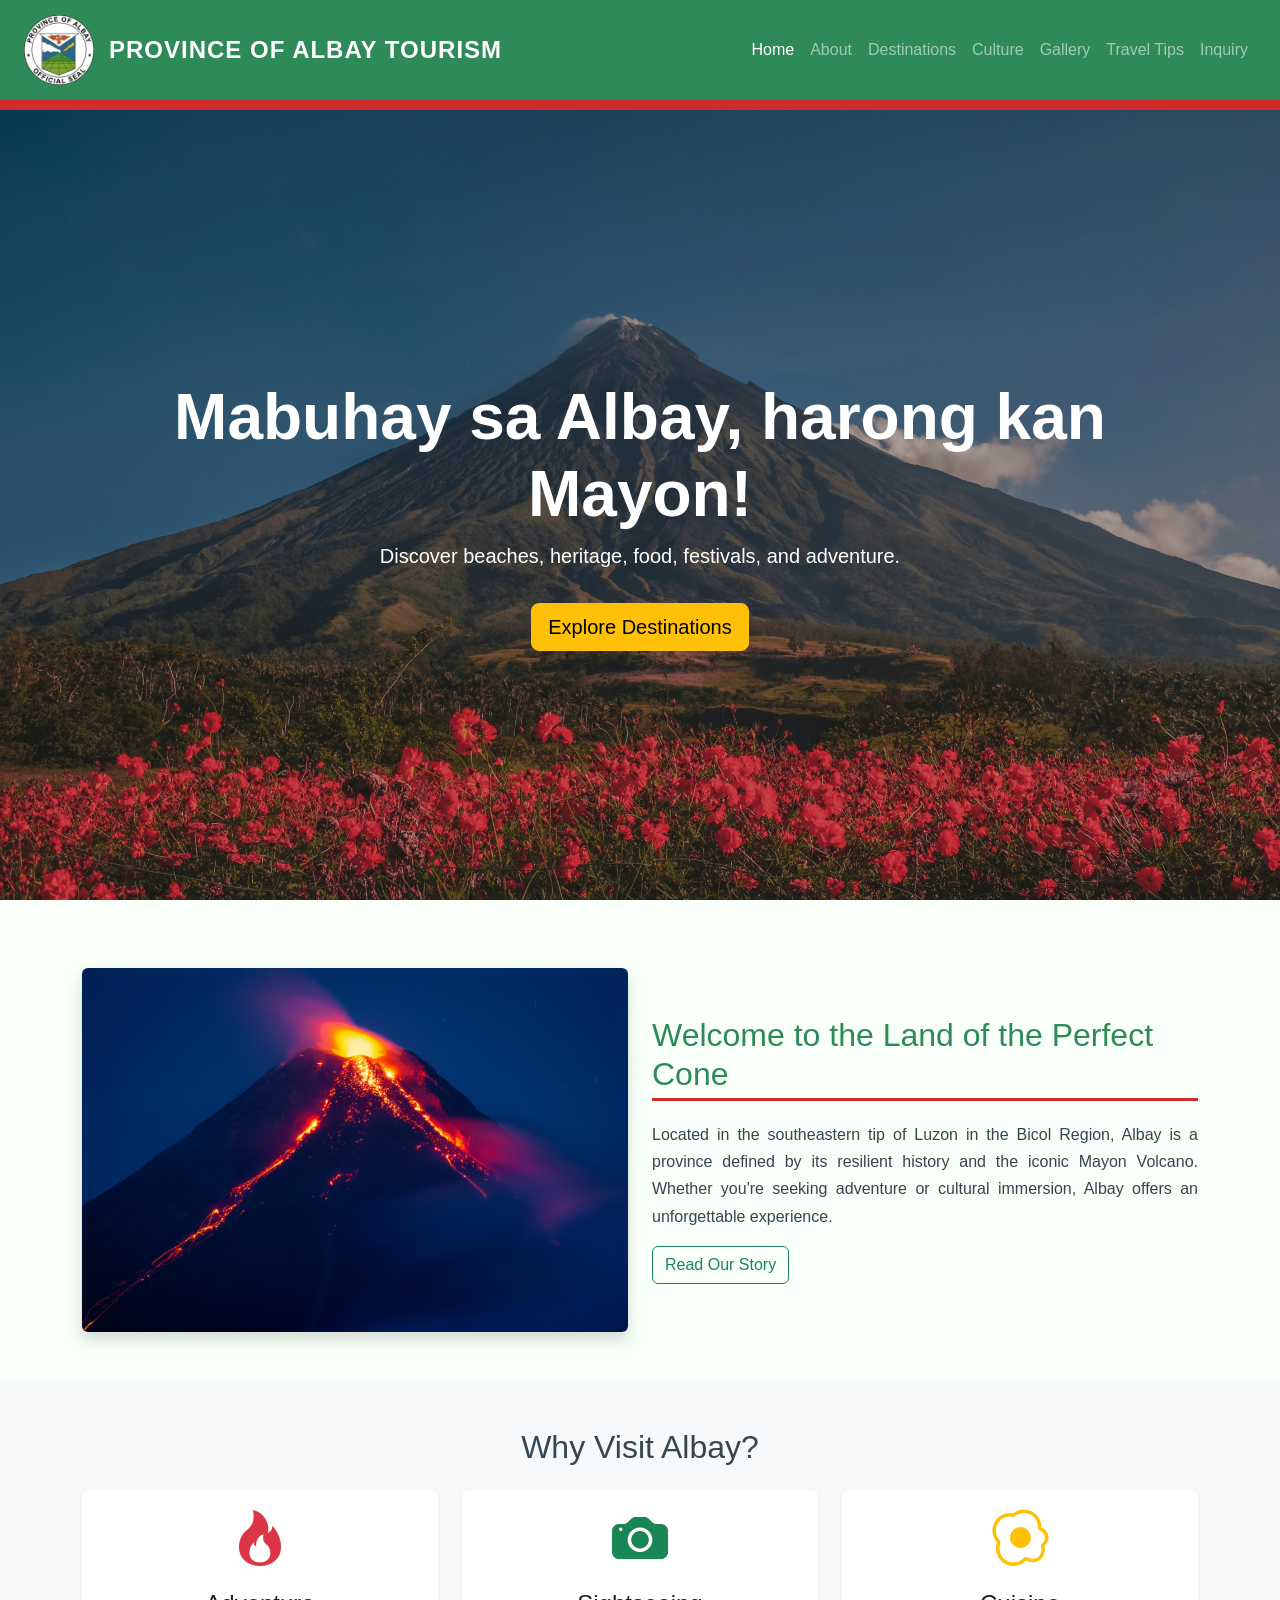
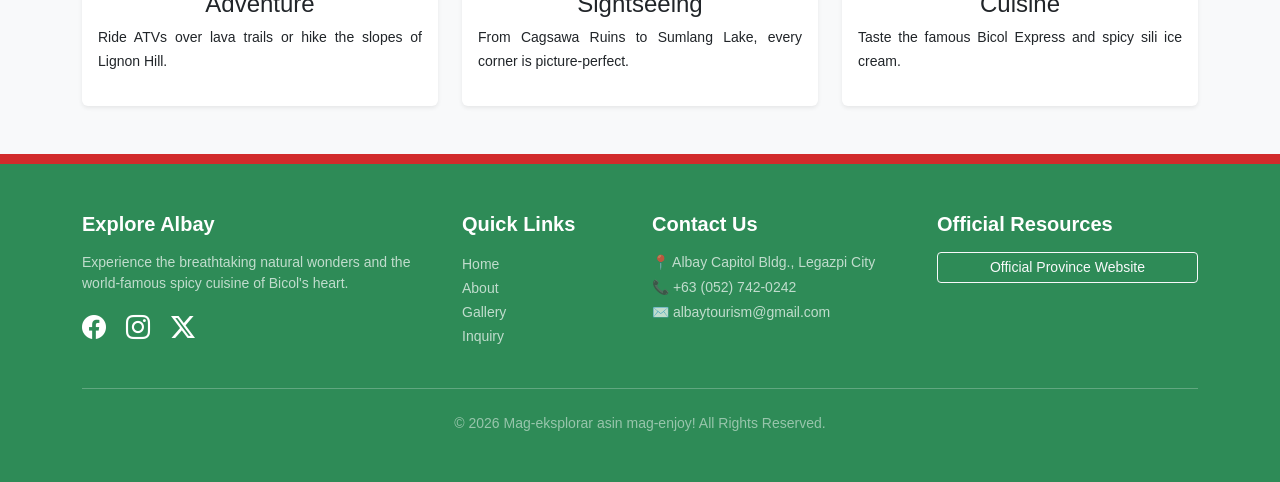
<file: index.html>
<!DOCTYPE html>
<html lang="en">
<head>
    <meta charset="UTF-8">
    <meta name="viewport" content="width=device-width, initial-scale=1.0">
    <title>Province of Albay</title>

    <link href="https://cdn.jsdelivr.net/npm/bootstrap@5.3.0/dist/css/bootstrap.min.css" rel="stylesheet">
    <link rel="stylesheet" href="https://cdn.jsdelivr.net/npm/bootstrap-icons@1.11.1/font/bootstrap-icons.css">
    <link rel="stylesheet" href="style/style.css">
</head>
<body>

    <nav class="navbar navbar-expand-lg navbar-dark sticky-top">
        <div class="container-fluid px-4">
            <a class="navbar-brand" href="index.html">
                <img src="images/logo1.png" alt="Logo" width="70">
                <span class="brand-text d-none d-sm-inline">Province of Albay Tourism</span>
            </a>
            <button class="navbar-toggler" type="button" data-bs-toggle="collapse" data-bs-target="#navbarNav">
                <span class="navbar-toggler-icon"></span>
            </button>
            <div class="collapse navbar-collapse" id="navbarNav">
                <ul class="navbar-nav ms-auto">
                    <li class="nav-item"><a class="nav-link active" href="index.html">Home</a></li>
                    <li class="nav-item"><a class="nav-link" href="about.html">About</a></li>
                    <li class="nav-item"><a class="nav-link" href="destinations.html">Destinations</a></li>
                    <li class="nav-item"><a class="nav-link" href="culture.html">Culture</a></li>
                    <li class="nav-item"><a class="nav-link" href="gallery.html">Gallery</a></li>
                    <li class="nav-item"><a class="nav-link" href="tips.html">Travel Tips</a></li>
                    <li class="nav-item"><a class="nav-link" href="inquiry.html">Inquiry</a></li>
                </ul>
            </div>
        </div>
    </nav>

    <header id="home" class="hero-section text-center text-white d-flex align-items-center">
        <div class="container">
            <h1 class="display-3 fw-bold">Mabuhay sa Albay, harong kan Mayon!</h1>
            <p class="lead italic">Discover beaches, heritage, food, festivals, and adventure.</p>
            <a href="destinations.html" class="btn btn-lg btn-warning mt-3">Explore Destinations</a>
        </div>
    </header>

    <section class="container py-5">
        <div class="row align-items-center">
            <div class="col-md-6">
                <img src="images/mayon3.jpg" alt="About Albay" class="img-fluid rounded shadow">
            </div>
            <div class="col-md-6">
                <h2 class="text-success">Welcome to the Land of the Perfect Cone</h2>
                <p style="text-align: justify;">Located in the southeastern tip of Luzon in the Bicol Region, Albay is a province defined by its resilient history and the iconic Mayon Volcano. Whether you're seeking adventure or cultural immersion, Albay offers an unforgettable experience.</p>
                <a href="about.html" class="btn btn-outline-success">Read Our Story</a>
            </div>
        </div>
    </section>

    <section class="bg-light py-5">
        <div class="container text-center">
            <h2 class="mb-4">Why Visit Albay?</h2>
            <div class="row g-4">
                <div class="col-md-4">
                    <div class="card h-100 shadow-sm border-0">
                        <div class="card-body">
                            <i class="bi bi-fire text-danger display-4"></i>
                            <h4 class="mt-3">Adventure</h4>
                            <p class="small">Ride ATVs over lava trails or hike the slopes of Lignon Hill.</p>
                        </div>
                    </div>
                </div>
                <div class="col-md-4">
                    <div class="card h-100 shadow-sm border-0">
                        <div class="card-body">
                            <i class="bi bi-camera-fill text-success display-4"></i>
                            <h4 class="mt-3">Sightseeing</h4>
                            <p class="small">From Cagsawa Ruins to Sumlang Lake, every corner is picture-perfect.</p>
                        </div>
                    </div>
                </div>
                <div class="col-md-4">
                    <div class="card h-100 shadow-sm border-0">
                        <div class="card-body">
                            <i class="bi bi-egg-fried text-warning display-4"></i>
                            <h4 class="mt-3">Cuisine</h4>
                            <p class="small">Taste the famous Bicol Express and spicy sili ice cream.</p>
                        </div>
                    </div>
                </div>
            </div>
        </div>
    </section>

    <footer class="albay-footer py-5">
        <div class="container">
            <div class="row g-4">
                <div class="col-lg-4 col-md-6">
                    <h5 class="text-white fw-bold mb-3">Explore Albay</h5>
                    <p class="text-light-50 small">Experience the breathtaking natural wonders and the world-famous spicy cuisine of Bicol's heart.</p>
                    <div class="footer-icons mt-3">
                        <a href="https://www.facebook.com/AlbayTourism" target="_blank" class="text-white me-3"><i class="bi bi-facebook"></i></a>
                        <a href="https://www.instagram.com" target="_blank" class="text-white me-3"><i class="bi bi-instagram"></i></a>
                        <a href="#" class="text-white"><i class="bi bi-twitter-x"></i></a>
                    </div>
                </div>

                <div class="col-lg-2 col-md-6">
                    <h5 class="text-white fw-bold mb-3">Quick Links</h5>
                    <ul class="list-unstyled">
                        <li><a href="index.html" class="text-light-50 text-decoration-none small">Home</a></li>
                        <li><a href="about.html" class="text-light-50 text-decoration-none small">About</a></li>
                        <li><a href="gallery.html" class="text-light-50 text-decoration-none small">Gallery</a></li>
                        <li><a href="inquiry.html" class="text-light-50 text-decoration-none small">Inquiry</a></li>
                    </ul>
                </div>

                <div class="col-lg-3 col-md-6">
                    <h5 class="text-white fw-bold mb-3">Contact Us</h5>
                    <p class="text-light-50 mb-1 small">📍 Albay Capitol Bldg., Legazpi City</p>
                    <p class="text-light-50 mb-1 small">📞 +63 (052) 742-0242</p>
                    <p class="text-light-50 small">✉️ albaytourism@gmail.com</p>
                </div>

                <div class="col-lg-3 col-md-6 text-center text-md-start">
                    <h5 class="text-white fw-bold mb-3">Official Resources</h5>
                    <a href="https://albay.gov.ph" target="_blank" class="btn btn-outline-light btn-sm w-100">Official Province Website</a>
                </div>
            </div>
            <hr class="my-4 border-light opacity-25">
            <div class="text-center">
                <p class="mb-0 text-white-50 small">&copy; 2026 Mag-eksplorar asin mag-enjoy! All Rights Reserved.</p>
            </div>
        </div>
    </footer>

    <script src="https://cdn.jsdelivr.net/npm/bootstrap@5.3.0/dist/js/bootstrap.bundle.min.js"></script>
</body>
</html>
</file>
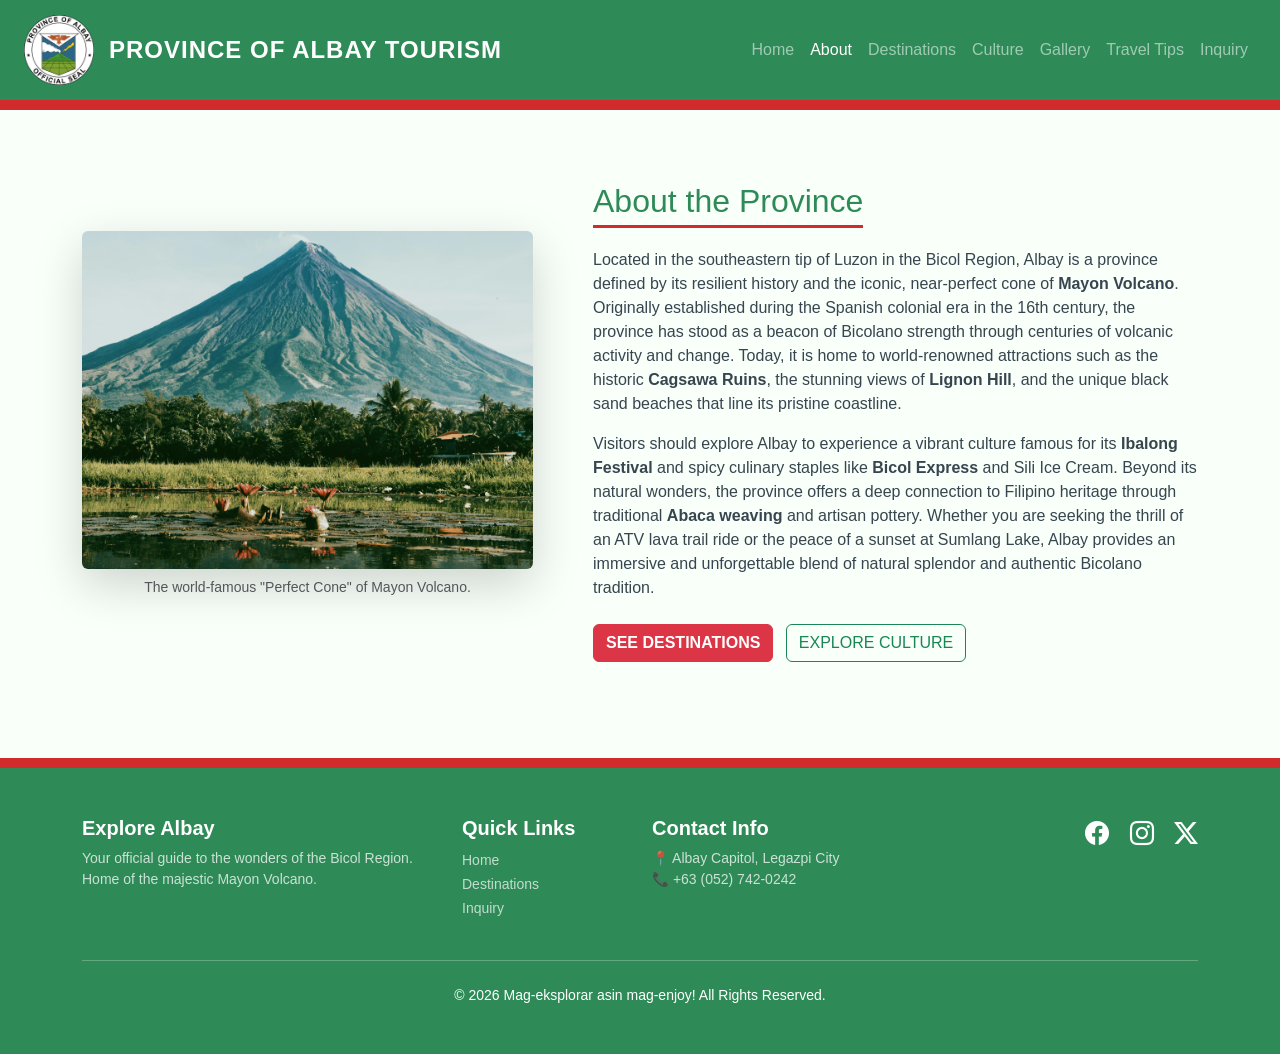
<file: about.html>
<!DOCTYPE html>
<html lang="en">
<head>
    <meta charset="UTF-8">
    <meta name="viewport" content="width=device-width, initial-scale=1.0">
    <title>About the province</title>
    <link href="https://cdn.jsdelivr.net/npm/bootstrap@5.3.0/dist/css/bootstrap.min.css" rel="stylesheet">
    <link rel="stylesheet" href="https://cdn.jsdelivr.net/npm/bootstrap-icons@1.11.1/font/bootstrap-icons.css">
    <link rel="stylesheet" href="style/style.css">
</head>
<body>

    <nav class="navbar navbar-expand-lg navbar-dark sticky-top">
        <div class="container-fluid px-4">
            <a class="navbar-brand" href="index.html">
                <img src="images/logo1.png" alt="Logo" width="70">
                <span class="brand-text d-none d-sm-inline">Province of Albay Tourism</span>
            </a>
            <button class="navbar-toggler" type="button" data-bs-toggle="collapse" data-bs-target="#navbarNav">
                <span class="navbar-toggler-icon"></span>
            </button>
            <div class="collapse navbar-collapse" id="navbarNav">
                <ul class="navbar-nav ms-auto">
                    <li class="nav-item"><a class="nav-link" href="index.html">Home</a></li>
                    <li class="nav-item"><a class="nav-link active" href="about.html">About</a></li>
                    <li class="nav-item"><a class="nav-link" href="destinations.html">Destinations</a></li>
                    <li class="nav-item"><a class="nav-link" href="culture.html">Culture</a></li>
                    <li class="nav-item"><a class="nav-link" href="gallery.html">Gallery</a></li>
                    <li class="nav-item"><a class="nav-link" href="tips.html">Travel Tips</a></li>
                    <li class="nav-item"><a class="nav-link" href="inquiry.html">Inquiry</a></li>
                </ul>
            </div>
        </div>
    </nav>

    <main class="container py-5 mt-4">
        <div class="row align-items-center">
            <div class="col-md-5 mb-4 mb-md-0">
                <img src="images/mayonhd.jpg" alt="The Majestic Mayon Volcano" class="img-fluid rounded shadow-lg zoom-img">
                <p class="text-center mt-2 text-muted small italic">The world-famous "Perfect Cone" of Mayon Volcano.</p>
            </div>

            <div class="col-md-7 ps-md-5">
                <h2 class="text-success">About the Province</h2>
                
                <p>
                    Located in the southeastern tip of Luzon in the Bicol Region, Albay is a province defined by its resilient history and the iconic, near-perfect cone of <strong>Mayon Volcano</strong>. Originally established during the Spanish colonial era in the 16th century, the province has stood as a beacon of Bicolano strength through centuries of volcanic activity and change. Today, it is home to world-renowned attractions such as the historic <strong>Cagsawa Ruins</strong>, the stunning views of <strong>Lignon Hill</strong>, and the unique black sand beaches that line its pristine coastline.
                </p>

                <p>
                    Visitors should explore Albay to experience a vibrant culture famous for its <strong>Ibalong Festival</strong> and spicy culinary staples like <strong>Bicol Express</strong> and Sili Ice Cream. Beyond its natural wonders, the province offers a deep connection to Filipino heritage through traditional <strong>Abaca weaving</strong> and artisan pottery. Whether you are seeking the thrill of an ATV lava trail ride or the peace of a sunset at Sumlang Lake, Albay provides an immersive and unforgettable blend of natural splendor and authentic Bicolano tradition.
                </p>

                <div class="mt-4">
                    <a href="destinations.html" class="btn btn-danger fw-bold">SEE DESTINATIONS</a>
                    <a href="culture.html" class="btn btn-outline-success ms-2">EXPLORE CULTURE</a>
                </div>
            </div>
        </div>
    </main>

    <footer class="albay-footer py-5 mt-5">
        <div class="container text-center text-md-start">
            <div class="row g-4">
                <div class="col-md-4">
                    <h5 class="fw-bold">Explore Albay</h5>
                    <p class="small opacity-75">Your official guide to the wonders of the Bicol Region. Home of the majestic Mayon Volcano.</p>
                </div>
                <div class="col-md-2">
                    <h5 class="fw-bold">Quick Links</h5>
                    <ul class="list-unstyled">
                        <li><a href="index.html" class="text-light-50 small">Home</a></li>
                        <li><a href="destinations.html" class="text-light-50 small">Destinations</a></li>
                        <li><a href="inquiry.html" class="text-light-50 small">Inquiry</a></li>
                    </ul>
                </div>
                <div class="col-md-3">
                    <h5 class="fw-bold">Contact Info</h5>
                    <p class="small mb-0 opacity-75">📍 Albay Capitol, Legazpi City</p>
                    <p class="small mb-0 opacity-75">📞 +63 (052) 742-0242</p>
                </div>
                <div class="col-md-3 text-md-end">
                    <div class="footer-icons">
                        <a href="https://facebook.com/AlbayTourism" target="_blank" class="text-white me-3"><i class="bi bi-facebook"></i></a>
                        <a href="#" class="text-white me-3"><i class="bi bi-instagram"></i></a>
                        <a href="#" class="text-white"><i class="bi bi-twitter-x"></i></a>
                    </div>
                </div>
            </div>
            <hr class="my-4 opacity-25">
            <p class="text-center small mb-0">&copy; 2026 Mag-eksplorar asin mag-enjoy! All Rights Reserved.</p>
        </div>
    </footer>

    <script src="https://cdn.jsdelivr.net/npm/bootstrap@5.3.0/dist/js/bootstrap.bundle.min.js"></script>
</body>
</html>
</file>
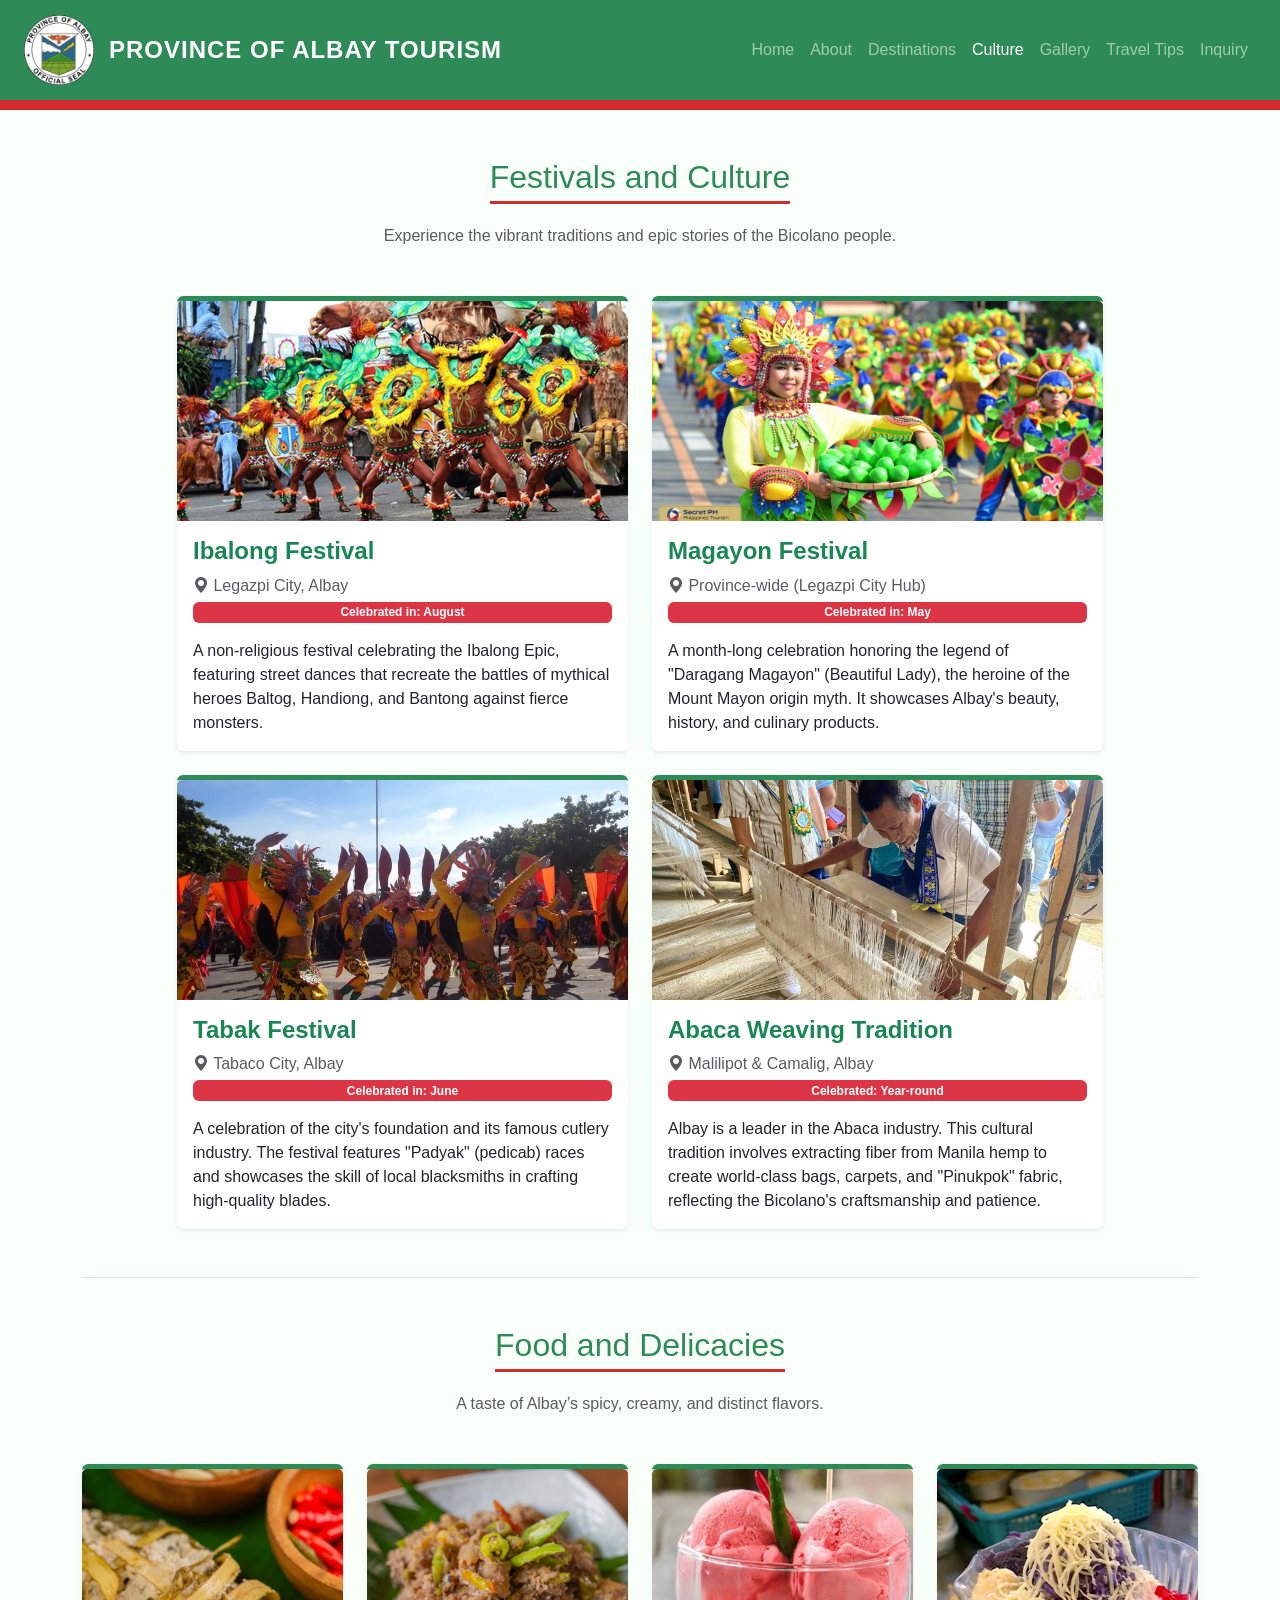
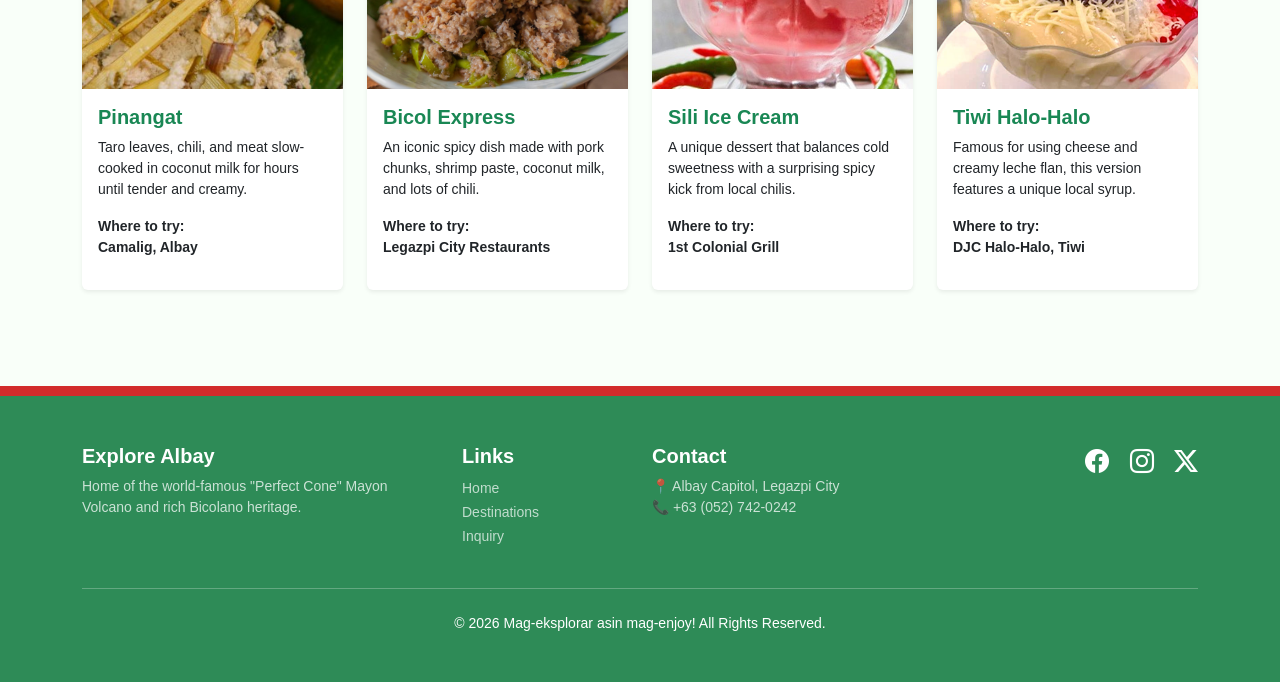
<file: culture.html>
<!DOCTYPE html>
<html lang="en">
<head>
    <meta charset="UTF-8">
    <meta name="viewport" content="width=device-width, initial-scale=1.0">
    <title>Festivals & Culture</title>
    <link href="https://cdn.jsdelivr.net/npm/bootstrap@5.3.0/dist/css/bootstrap.min.css" rel="stylesheet">
    <link rel="stylesheet" href="https://cdn.jsdelivr.net/npm/bootstrap-icons@1.11.1/font/bootstrap-icons.css">
    <link rel="stylesheet" href="style/style.css">
</head>
<body>

    <nav class="navbar navbar-expand-lg navbar-dark sticky-top">
        <div class="container-fluid px-4">
            <a class="navbar-brand" href="index.html">
                <img src="images/logo1.png" alt="Logo" width="70">
                <span class="brand-text d-none d-sm-inline">Province of Albay Tourism</span>
            </a>
            <button class="navbar-toggler" type="button" data-bs-toggle="collapse" data-bs-target="#navbarNav">
                <span class="navbar-toggler-icon"></span>
            </button>
            <div class="collapse navbar-collapse" id="navbarNav">
                <ul class="navbar-nav ms-auto">
                    <li class="nav-item"><a class="nav-link" href="index.html">Home</a></li>
                    <li class="nav-item"><a class="nav-link" href="about.html">About</a></li>
                    <li class="nav-item"><a class="nav-link" href="destinations.html">Destinations</a></li>
                    <li class="nav-item"><a class="nav-link active" href="culture.html">Culture</a></li>
                    <li class="nav-item"><a class="nav-link" href="gallery.html">Gallery</a></li>
                    <li class="nav-item"><a class="nav-link" href="tips.html">Travel Tips</a></li>
                    <li class="nav-item"><a class="nav-link" href="inquiry.html">Inquiry</a></li>
                </ul>
            </div>
        </div>
    </nav>

    <main class="container py-5">
        <div class="text-center mb-5">
            <h2 class="text-success">Festivals and Culture</h2>
            <p class="text-muted">Experience the vibrant traditions and epic stories of the Bicolano people.</p>
        </div>

        <div class="row g-4 justify-content-center mb-5">
            <div class="col-md-5">
                <div class="card shadow-sm h-100">
                    <img src="images/ibalong1.jpg" class="card-img-top" alt="Ibalong Festival">
                    <div class="card-body">
                        <h4 class="card-title fw-bold text-success">Ibalong Festival</h4>
                        <p class="mb-1 text-muted"><i class="bi bi-geo-alt-fill"></i> Legazpi City, Albay</p>
                        <p class="mb-3 badge bg-danger">Celebrated in: August</p>
                        <p class="card-text">A non-religious festival celebrating the Ibalong Epic, featuring street dances that recreate the battles of mythical heroes Baltog, Handiong, and Bantong against fierce monsters.</p>
                    </div>
                </div>
            </div>

            <div class="col-md-5">
                <div class="card shadow-sm h-100">
                    <img src="images/magayon1.jpg" class="card-img-top" alt="Magayon Festival">
                    <div class="card-body">
                        <h4 class="card-title fw-bold text-success">Magayon Festival</h4>
                        <p class="mb-1 text-muted"><i class="bi bi-geo-alt-fill"></i> Province-wide (Legazpi City Hub)</p>
                        <p class="mb-3 badge bg-danger">Celebrated in: May</p>
                        <p class="card-text">A month-long celebration honoring the legend of "Daragang Magayon" (Beautiful Lady), the heroine of the Mount Mayon origin myth. It showcases Albay's beauty, history, and culinary products.</p>
                    </div>
                </div>
            </div>

            <div class="col-md-5">
                <div class="card shadow-sm h-100">
                    <img src="images/tabak1.jpg" class="card-img-top" alt="Tabak Festival">
                    <div class="card-body">
                        <h4 class="card-title fw-bold text-success">Tabak Festival</h4>
                        <p class="mb-1 text-muted"><i class="bi bi-geo-alt-fill"></i> Tabaco City, Albay</p>
                        <p class="mb-3 badge bg-danger">Celebrated in: June</p>
                        <p class="card-text">A celebration of the city's foundation and its famous cutlery industry. The festival features "Padyak" (pedicab) races and showcases the skill of local blacksmiths in crafting high-quality blades.</p>
                    </div>
                </div>
            </div>

            <div class="col-md-5">
                <div class="card shadow-sm h-100">
                    <img src="images/abaca1.jpg" class="card-img-top" alt="Abaca Weaving">
                    <div class="card-body">
                        <h4 class="card-title fw-bold text-success">Abaca Weaving Tradition</h4>
                        <p class="mb-1 text-muted"><i class="bi bi-geo-alt-fill"></i> Malilipot & Camalig, Albay</p>
                        <p class="mb-3 badge bg-danger">Celebrated: Year-round</p>
                        <p class="card-text">Albay is a leader in the Abaca industry. This cultural tradition involves extracting fiber from Manila hemp to create world-class bags, carpets, and "Pinukpok" fabric, reflecting the Bicolano's craftsmanship and patience.</p>
                    </div>
                </div>
            </div>
        </div>

        <div class="text-center mb-5 border-top pt-5">
            <h2 class="text-success">Food and Delicacies</h2>
            <p class="text-muted">A taste of Albay’s spicy, creamy, and distinct flavors.</p>
        </div>

        <div class="row g-4">
            <div class="col-md-3">
                <div class="card shadow-sm h-100">
                    <img src="images/pinangat3.jpg" class="card-img-top" alt="Pinangat">
                    <div class="card-body d-flex flex-column">
                        <h5 class="card-title fw-bold text-success">Pinangat</h5>
                        <p class="card-text small">Taro leaves, chili, and meat slow-cooked in coconut milk for hours until tender and creamy.</p>
                        <p class="small mt-auto mb-0"><strong>Where to try:</strong></p>
                        <p class="small fw-bold">Camalig, Albay</p>
                    </div>
                </div>
            </div>

            <div class="col-md-3">
                <div class="card shadow-sm h-100">
                    <img src="images/bicol1.jpg" class="card-img-top" alt="Bicol Express">
                    <div class="card-body d-flex flex-column">
                        <h5 class="card-title fw-bold text-success">Bicol Express</h5>
                        <p class="card-text small">An iconic spicy dish made with pork chunks, shrimp paste, coconut milk, and lots of chili.</p>
                        <p class="small mt-auto mb-0"><strong>Where to try:</strong></p>
                        <p class="small fw-bold">Legazpi City Restaurants</p>
                    </div>
                </div>
            </div>

            <div class="col-md-3">
                <div class="card shadow-sm h-100">
                    <img src="images/sili1.jpg" class="card-img-top" alt="Sili Ice Cream">
                    <div class="card-body d-flex flex-column">
                        <h5 class="card-title fw-bold text-success">Sili Ice Cream</h5>
                        <p class="card-text small">A unique dessert that balances cold sweetness with a surprising spicy kick from local chilis.</p>
                        <p class="small mt-auto mb-0"><strong>Where to try:</strong></p>
                        <p class="small fw-bold">1st Colonial Grill</p>
                    </div>
                </div>
            </div>

            <div class="col-md-3">
                <div class="card shadow-sm h-100">
                    <img src="images/tiwi1.jpg" class="card-img-top" alt="Tiwi Halo-Halo">
                    <div class="card-body d-flex flex-column">
                        <h5 class="card-title fw-bold text-success">Tiwi Halo-Halo</h5>
                        <p class="card-text small">Famous for using cheese and creamy leche flan, this version features a unique local syrup.</p>
                        <p class="small mt-auto mb-0"><strong>Where to try:</strong></p>
                        <p class="small fw-bold">DJC Halo-Halo, Tiwi</p>
                    </div>
                </div>
            </div>
        </div>
    </main>

    <footer class="albay-footer py-5 mt-5">
        <div class="container text-center text-md-start">
            <div class="row g-4">
                <div class="col-md-4">
                    <h5 class="fw-bold">Explore Albay</h5>
                    <p class="small opacity-75">Home of the world-famous "Perfect Cone" Mayon Volcano and rich Bicolano heritage.</p>
                </div>
                <div class="col-md-2">
                    <h5 class="fw-bold">Links</h5>
                    <ul class="list-unstyled">
                        <li><a href="index.html" class="text-light-50 small">Home</a></li>
                        <li><a href="destinations.html" class="text-light-50 small">Destinations</a></li>
                        <li><a href="inquiry.html" class="text-light-50 small">Inquiry</a></li>
                    </ul>
                </div>
                <div class="col-md-3">
                    <h5 class="fw-bold">Contact</h5>
                    <p class="small mb-0 opacity-75">📍 Albay Capitol, Legazpi City</p>
                    <p class="small mb-0 opacity-75">📞 +63 (052) 742-0242</p>
                </div>
                <div class="col-md-3 text-md-end">
                    <div class="footer-icons">
                        <a href="#" class="text-white me-3"><i class="bi bi-facebook"></i></a>
                        <a href="#" class="text-white me-3"><i class="bi bi-instagram"></i></a>
                        <a href="#" class="text-white"><i class="bi bi-twitter-x"></i></a>
                    </div>
                </div>
            </div>
            <hr class="my-4 opacity-25">
            <p class="text-center small mb-0">&copy; 2026 Mag-eksplorar asin mag-enjoy! All Rights Reserved.</p>
        </div>
    </footer>

    <script src="https://cdn.jsdelivr.net/npm/bootstrap@5.3.0/dist/js/bootstrap.bundle.min.js"></script>
</body>
</html>
</file>
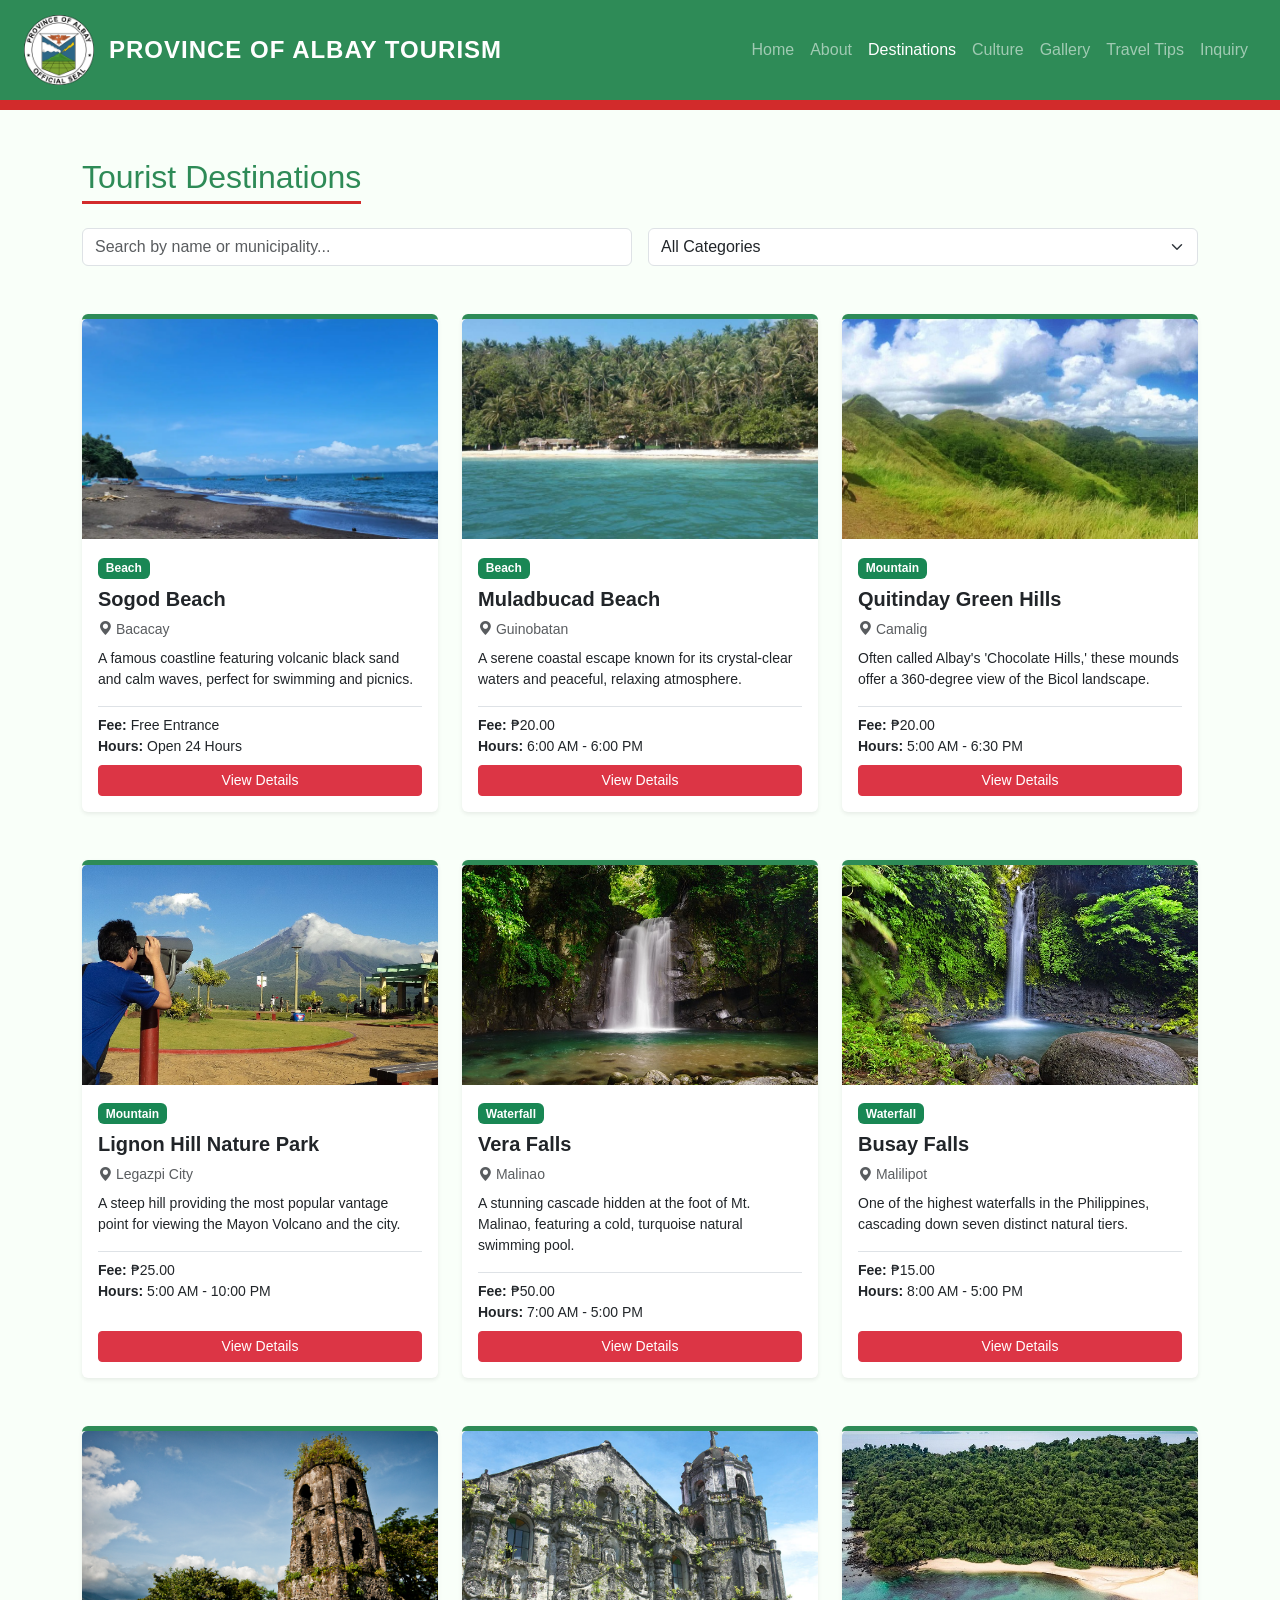
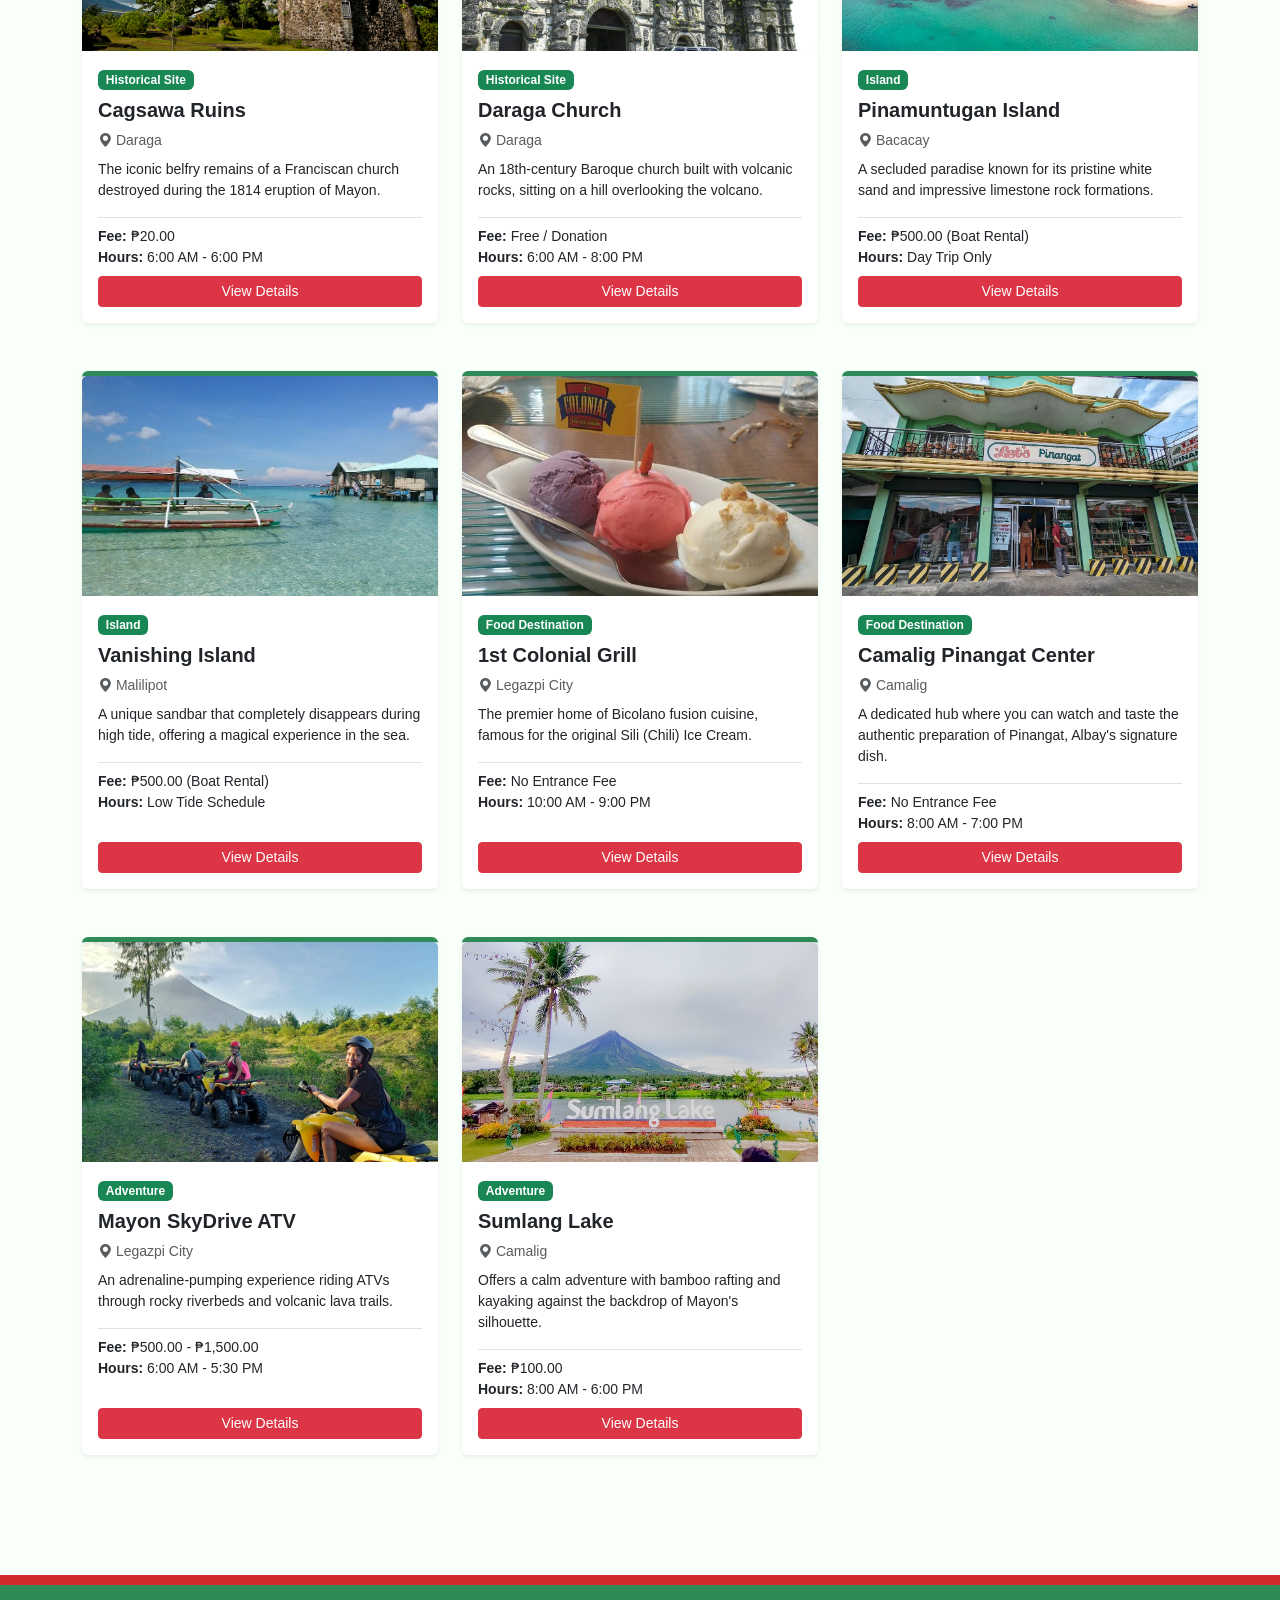
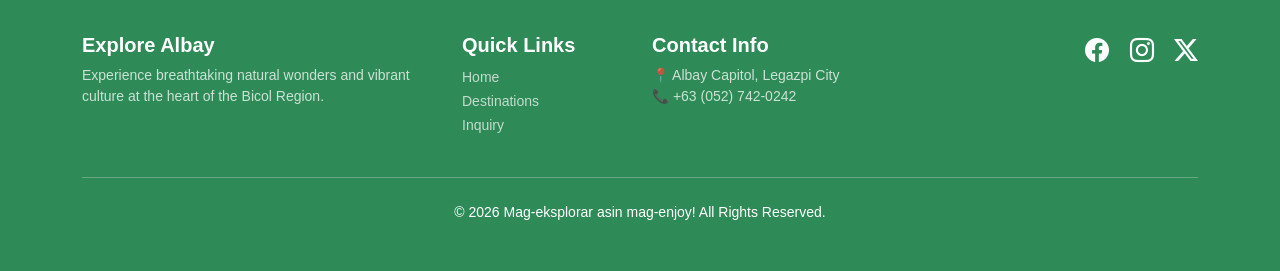
<file: destinations.html>
<!DOCTYPE html>
<html lang="en">
<head>
    <meta charset="UTF-8">
    <meta name="viewport" content="width=device-width, initial-scale=1.0">
    <title>Destinations in the province</title>
    <link href="https://cdn.jsdelivr.net/npm/bootstrap@5.3.0/dist/css/bootstrap.min.css" rel="stylesheet">
    <link rel="stylesheet" href="https://cdn.jsdelivr.net/npm/bootstrap-icons@1.11.1/font/bootstrap-icons.css">
    <link rel="stylesheet" href="style/style.css">
</head>
<body>

    <nav class="navbar navbar-expand-lg navbar-dark sticky-top">
        <div class="container-fluid px-4">
            <a class="navbar-brand" href="index.html">
                <img src="images/logo1.png" alt="Logo" width="70">
                <span class="brand-text d-none d-sm-inline">Province of Albay Tourism</span>
            </a>
            <button class="navbar-toggler" type="button" data-bs-toggle="collapse" data-bs-target="#navbarNav">
                <span class="navbar-toggler-icon"></span>
            </button>
            <div class="collapse navbar-collapse" id="navbarNav">
                <ul class="navbar-nav ms-auto">
                    <li class="nav-item"><a class="nav-link" href="index.html">Home</a></li>
                    <li class="nav-item"><a class="nav-link" href="about.html">About</a></li>
                    <li class="nav-item"><a class="nav-link active" href="destinations.html">Destinations</a></li>
                    <li class="nav-item"><a class="nav-link" href="culture.html">Culture</a></li>
                    <li class="nav-item"><a class="nav-link" href="gallery.html">Gallery</a></li>
                    <li class="nav-item"><a class="nav-link" href="tips.html">Travel Tips</a></li>
                    <li class="nav-item"><a class="nav-link" href="inquiry.html">Inquiry</a></li>
                </ul>
            </div>
        </div>
    </nav>

    <main class="container py-5">
        <h2 class="text-success text-center mb-4">Tourist Destinations</h2>
        
        <div class="row mb-5 g-3">
            <div class="col-md-6">
                <input type="text" id="searchInput" class="form-control" placeholder="Search by name or municipality...">
            </div>
            <div class="col-md-6">
                <select id="categoryFilter" class="form-select">
                    <option value="All">All Categories</option>
                    <option value="Beach">Beach</option>
                    <option value="Mountain">Mountain</option>
                    <option value="Waterfall">Waterfall</option>
                    <option value="Historical Site">Historical Site</option>
                    <option value="Island">Island</option>
                    <option value="Food Destination">Food Destination</option>
                    <option value="Adventure">Adventure</option>
                </select>
            </div>
        </div>

        <div id="destinationGrid" class="row g-4">
            </div>
    </main>

    <div class="modal fade" id="detailsModal" tabindex="-1" aria-hidden="true">
        <div class="modal-dialog modal-dialog-centered">
            <div class="modal-content" id="modalContent">
                </div>
        </div>
    </div>
    
<footer class="albay-footer py-5 mt-5">
        <div class="container text-center text-md-start">
            <div class="row g-4">
                <div class="col-md-4">
                    <h5 class="fw-bold">Explore Albay</h5>
                    <p class="small opacity-75">Experience breathtaking natural wonders and vibrant culture at the heart of the Bicol Region.</p>
                </div>
                <div class="col-md-2">
                    <h5 class="fw-bold">Quick Links</h5>
                    <ul class="list-unstyled">
                        <li><a href="index.html" class="text-light-50 small">Home</a></li>
                        <li><a href="destinations.html" class="text-light-50 small">Destinations</a></li>
                        <li><a href="inquiry.html" class="text-light-50 small">Inquiry</a></li>
                    </ul>
                </div>
                <div class="col-md-3">
                    <h5 class="fw-bold">Contact Info</h5>
                    <p class="small mb-0 opacity-75">📍 Albay Capitol, Legazpi City</p>
                    <p class="small mb-0 opacity-75">📞 +63 (052) 742-0242</p>
                </div>
                <div class="col-md-3 text-md-end">
                    <div class="footer-icons">
                        <a href="https://facebook.com/AlbayTourism" target="_blank" class="text-white me-3"><i class="bi bi-facebook"></i></a>
                        <a href="#" class="text-white me-3"><i class="bi bi-instagram"></i></a>
                        <a href="#" class="text-white"><i class="bi bi-twitter-x"></i></a>
                    </div>
                </div>
            </div>
            <hr class="my-4 opacity-25">
            <p class="text-center small mb-0">&copy; 2026 Mag-eksplorar asin mag-enjoy! All Rights Reserved.</p>
        </div>
    </footer>

    <script src="https://cdn.jsdelivr.net/npm/bootstrap@5.3.0/dist/js/bootstrap.bundle.min.js"></script>
    <script src="javascript/script.js"></script>
</body>
</html>
</file>
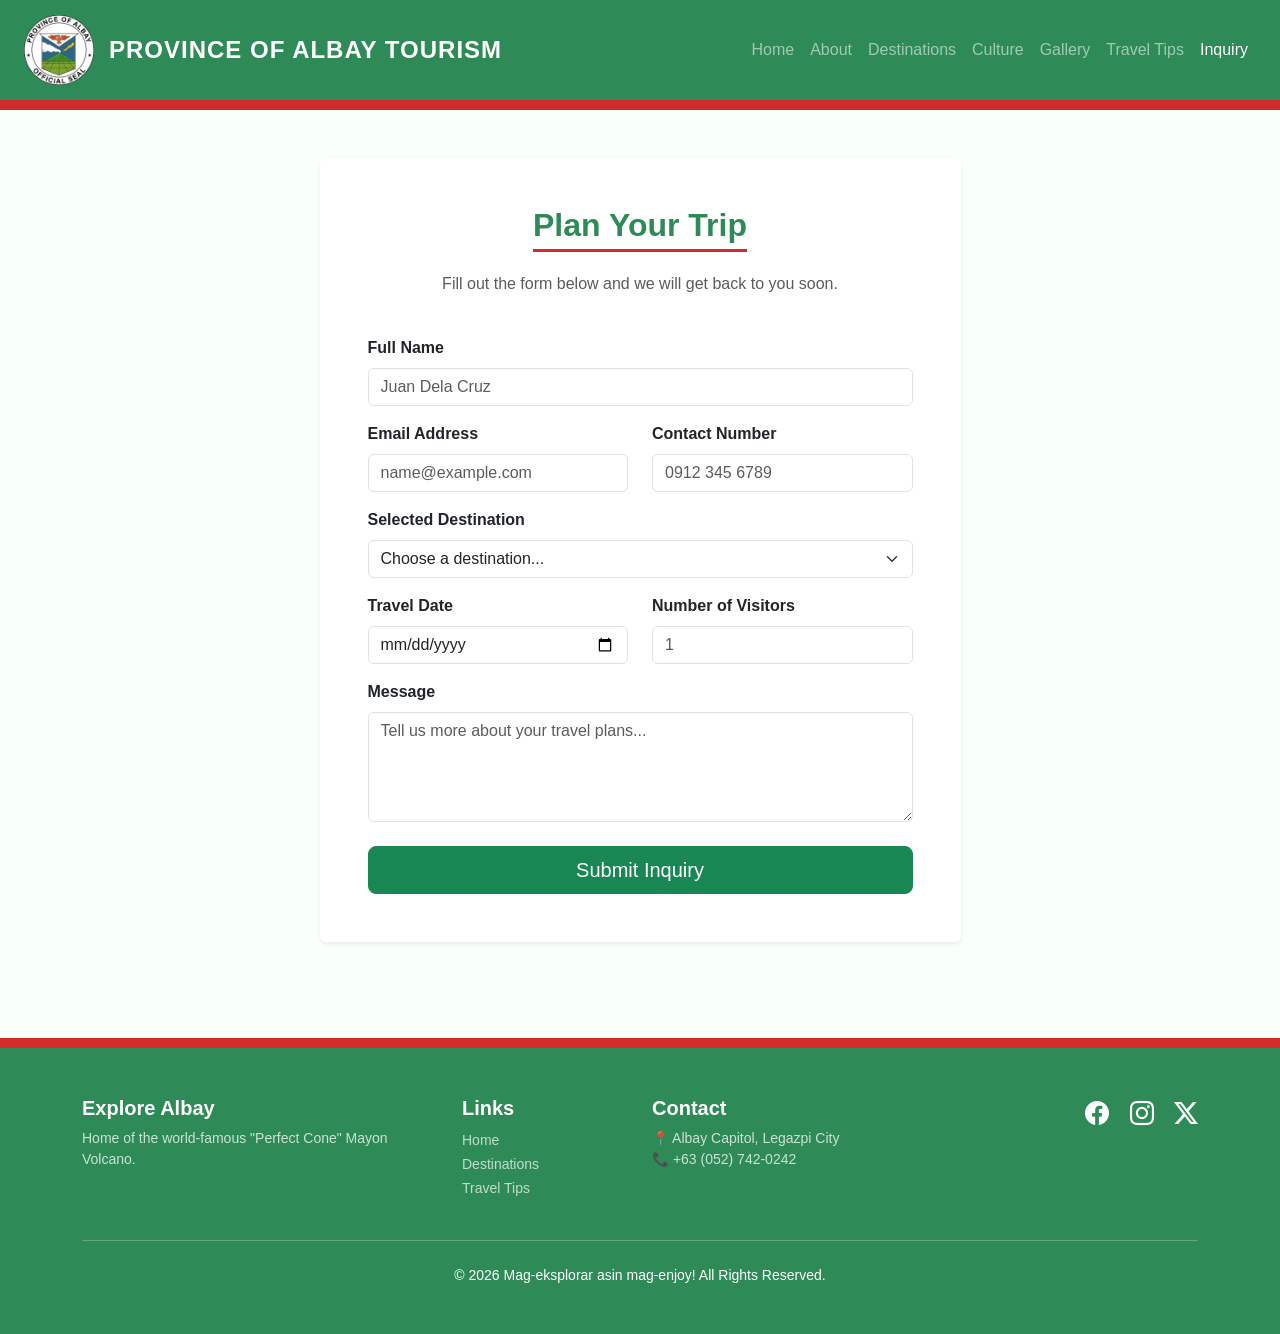
<file: inquiry.html>
<!DOCTYPE html>
<html lang="en">
<head>
    <meta charset="UTF-8">
    <meta name="viewport" content="width=device-width, initial-scale=1.0">
    <title>Inquiry Section</title>
    <link href="https://cdn.jsdelivr.net/npm/bootstrap@5.3.0/dist/css/bootstrap.min.css" rel="stylesheet">
    <link rel="stylesheet" href="https://cdn.jsdelivr.net/npm/bootstrap-icons@1.11.1/font/bootstrap-icons.css">
    <link rel="stylesheet" href="style/style.css">
</head>
<body>

    <nav class="navbar navbar-expand-lg navbar-dark sticky-top">
        <div class="container-fluid px-4">
            <a class="navbar-brand" href="index.html">
                <img src="images/logo1.png" alt="Logo" width="70">
                <span class="brand-text d-none d-sm-inline">Province of Albay Tourism</span>
            </a>
            <button class="navbar-toggler" type="button" data-bs-toggle="collapse" data-bs-target="#navbarNav">
                <span class="navbar-toggler-icon"></span>
            </button>
            <div class="collapse navbar-collapse" id="navbarNav">
                <ul class="navbar-nav ms-auto">
                    <li class="nav-item"><a class="nav-link" href="index.html">Home</a></li>
                    <li class="nav-item"><a class="nav-link" href="about.html">About</a></li>
                    <li class="nav-item"><a class="nav-link" href="destinations.html">Destinations</a></li>
                    <li class="nav-item"><a class="nav-link" href="culture.html">Culture</a></li>
                    <li class="nav-item"><a class="nav-link" href="gallery.html">Gallery</a></li>
                    <li class="nav-item"><a class="nav-link" href="tips.html">Travel Tips</a></li>
                    <li class="nav-item"><a class="nav-link active" href="inquiry.html">Inquiry</a></li>
                </ul>
            </div>
        </div>
    </nav>

    <main class="container py-5">
        <div class="row justify-content-center">
            <div class="col-md-7">
                <div class="card shadow-sm border-0">
                    <div class="card-body p-4 p-md-5">
                        <div class="text-center mb-4">
                            <h2 class="text-success fw-bold">Plan Your Trip</h2>
                            <p class="text-muted">Fill out the form below and we will get back to you soon.</p>
                        </div>

                        <form action="#" method="POST">
                            <div class="mb-3">
                                <label for="fullName" class="form-label fw-semibold">Full Name</label>
                                <input type="text" class="form-control" id="fullName" placeholder="Juan Dela Cruz" required>
                            </div>

                            <div class="row">
                                <div class="col-md-6 mb-3">
                                    <label for="email" class="form-label fw-semibold">Email Address</label>
                                    <input type="email" class="form-control" id="email" placeholder="name@example.com" required>
                                </div>
                                <div class="col-md-6 mb-3">
                                    <label for="contactNumber" class="form-label fw-semibold">Contact Number</label>
                                    <input type="tel" class="form-control" id="contactNumber" placeholder="0912 345 6789" required>
                                </div>
                            </div>

                            <div class="row">
                                <div class="col-md-12 mb-3">
                                    <label for="destination" class="form-label fw-semibold">Selected Destination</label>
                                    <select class="form-select" id="destination" required>
                                        <option value="" selected disabled>Choose a destination...</option>
                                        <option value="sogod-beach">Sogod Beach</option>
                                        <option value="muladbucad-beach">Muladbucad Beach</option>
                                        <option value="quitinday-hills">Quitinday Green Hills</option>
                                        <option value="lignon-hill">Lignon Hill Nature Park</option>
                                        <option value="vera-falls">Vera Falls</option>
                                        <option value="busay-falls">Busay Falls</option>
                                        <option value="cagsawa-ruins">Cagsawa Ruins</option>
                                        <option value="daraga-church">Daraga Church</option>
                                        <option value="pinamuntugan-island">Pinamuntugan Island</option>
                                        <option value="vanishing-island">Vanishing Island</option>
                                        <option value="1st-colonial-grill">1st Colonial Grill</option>
                                        <option value="camalig-pinangat">Camalig Pinangat Center</option>
                                        <option value="mayon-skydrive">Mayon SkyDrive ATV</option>
                                        <option value="sumlang-lake">Sumlang Lake</option>
                                    </select>
                                </div>
                            </div>

                            <div class="row">
                                <div class="col-md-6 mb-3">
                                    <label for="travelDate" class="form-label fw-semibold">Travel Date</label>
                                    <input type="date" class="form-control" id="travelDate" required>
                                </div>
                                <div class="col-md-6 mb-3">
                                    <label for="visitors" class="form-label fw-semibold">Number of Visitors</label>
                                    <input type="number" class="form-control" id="visitors" min="1" placeholder="1" required>
                                </div>
                            </div>

                            <div class="mb-4">
                                <label for="message" class="form-label fw-semibold">Message</label>
                                <textarea class="form-control" id="message" rows="4" placeholder="Tell us more about your travel plans..." required></textarea>
                            </div>

                            <div class="d-grid">
                                <button type="submit" class="btn btn-success btn-lg">Submit Inquiry</button>
                            </div>
                        </form>
                    </div>
                </div>
            </div>
        </div>
    </main>

    <footer class="albay-footer py-5 mt-5">
        <div class="container text-center text-md-start">
            <div class="row g-4">
                <div class="col-md-4">
                    <h5 class="fw-bold">Explore Albay</h5>
                    <p class="small opacity-75">Home of the world-famous "Perfect Cone" Mayon Volcano.</p>
                </div>
                <div class="col-md-2">
                    <h5 class="fw-bold">Links</h5>
                    <ul class="list-unstyled">
                        <li><a href="index.html" class="text-light-50 small">Home</a></li>
                        <li><a href="destinations.html" class="text-light-50 small">Destinations</a></li>
                        <li><a href="tips.html" class="text-light-50 small">Travel Tips</a></li>
                    </ul>
                </div>
                <div class="col-md-3">
                    <h5 class="fw-bold">Contact</h5>
                    <p class="small mb-0 opacity-75">📍 Albay Capitol, Legazpi City</p>
                    <p class="small mb-0 opacity-75">📞 +63 (052) 742-0242</p>
                </div>
                <div class="col-md-3 text-md-end">
                    <div class="footer-icons">
                        <a href="#" class="text-white me-3"><i class="bi bi-facebook"></i></a>
                        <a href="#" class="text-white me-3"><i class="bi bi-instagram"></i></a>
                        <a href="#" class="text-white"><i class="bi bi-twitter-x"></i></a>
                    </div>
                </div>
            </div>
            <hr class="my-4 opacity-25">
            <p class="text-center small mb-0">&copy; 2026 Mag-eksplorar asin mag-enjoy! All Rights Reserved.</p>
        </div>
    </footer>

    <script src="https://cdn.jsdelivr.net/npm/bootstrap@5.3.0/dist/js/bootstrap.bundle.min.js"></script>
</body>
</html>
</file>
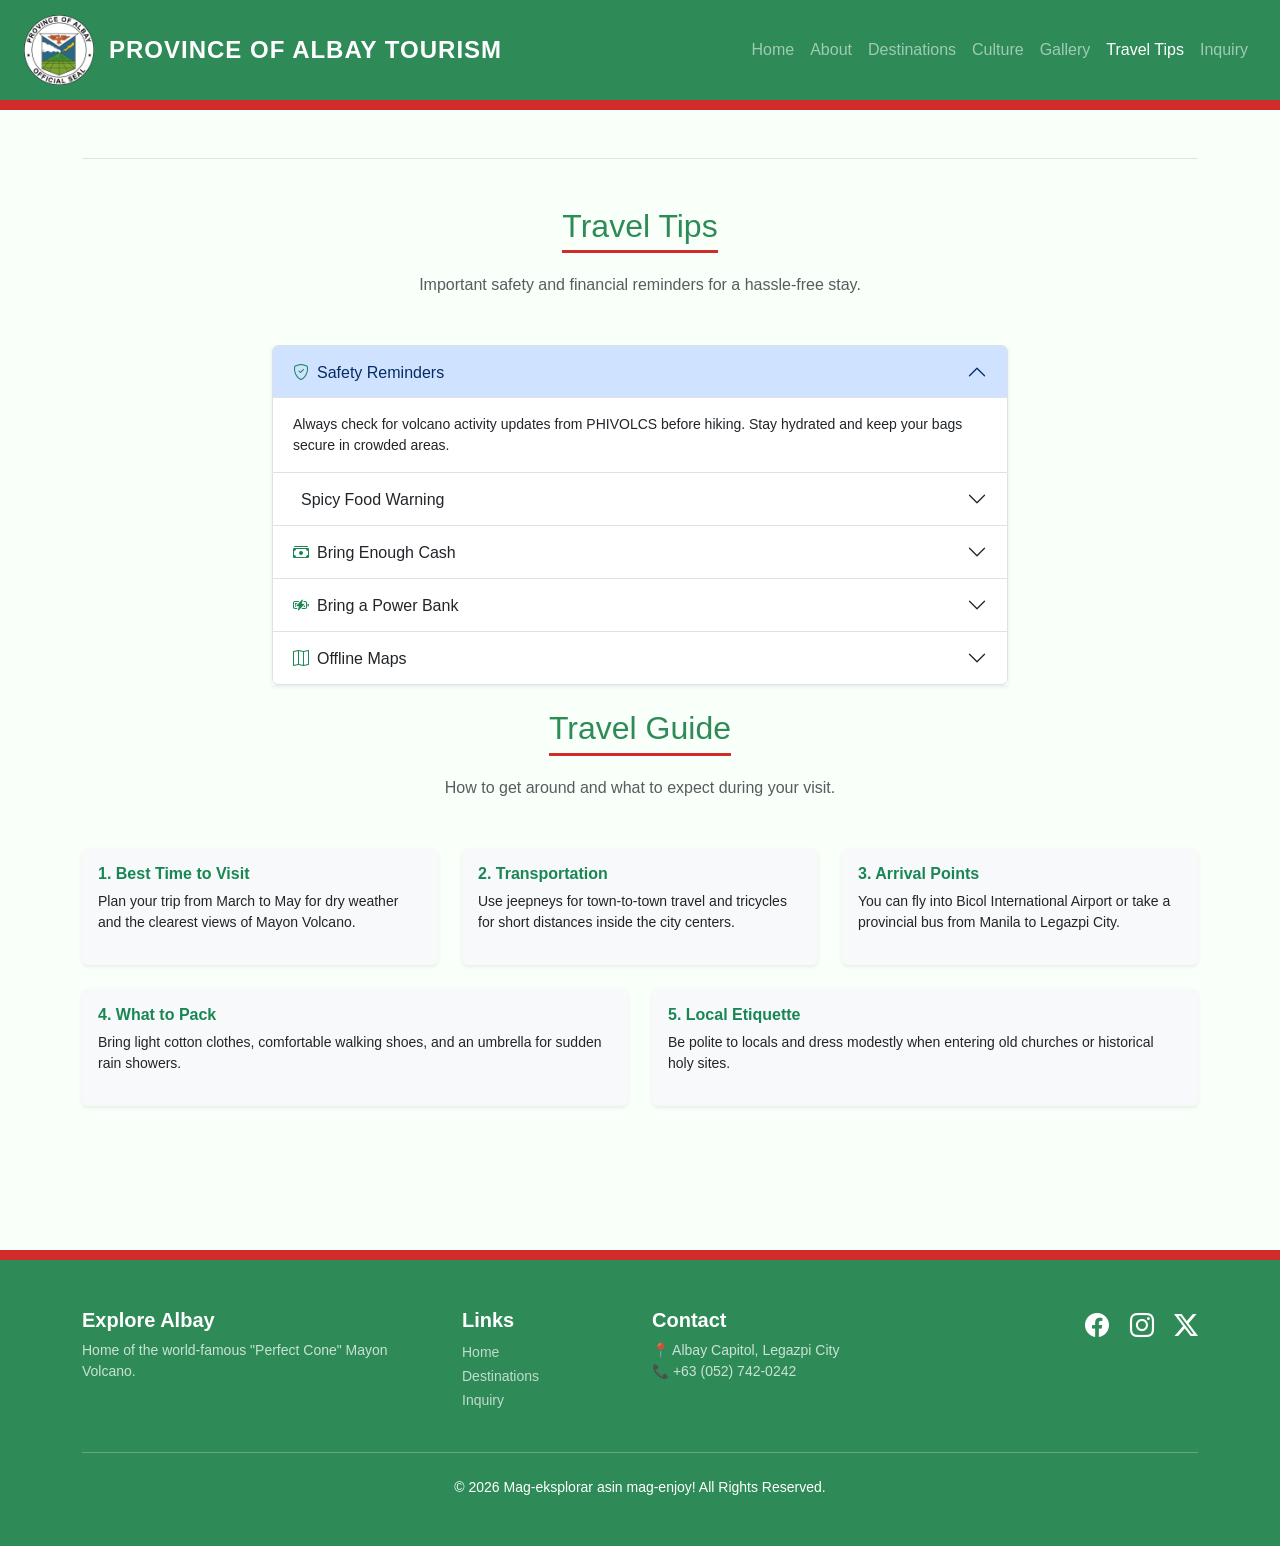
<file: tips.html>
<!DOCTYPE html>
<html lang="en">
<head>
    <meta charset="UTF-8">
    <meta name="viewport" content="width=device-width, initial-scale=1.0">
    <title>Travel Tips and Guide</title>
    <link href="https://cdn.jsdelivr.net/npm/bootstrap@5.3.0/dist/css/bootstrap.min.css" rel="stylesheet">
    <link rel="stylesheet" href="https://cdn.jsdelivr.net/npm/bootstrap-icons@1.11.1/font/bootstrap-icons.css">
    <link rel="stylesheet" href="style/style.css">
</head>
<body>

    <nav class="navbar navbar-expand-lg navbar-dark sticky-top">
        <div class="container-fluid px-4">
            <a class="navbar-brand" href="index.html">
                <img src="images/logo1.png" alt="Logo" width="70">
                <span class="brand-text d-none d-sm-inline">Province of Albay Tourism</span>
            </a>
            <button class="navbar-toggler" type="button" data-bs-toggle="collapse" data-bs-target="#navbarNav">
                <span class="navbar-toggler-icon"></span>
            </button>
            <div class="collapse navbar-collapse" id="navbarNav">
                <ul class="navbar-nav ms-auto">
                    <li class="nav-item"><a class="nav-link" href="index.html">Home</a></li>
                    <li class="nav-item"><a class="nav-link" href="about.html">About</a></li>
                    <li class="nav-item"><a class="nav-link" href="destinations.html">Destinations</a></li>
                    <li class="nav-item"><a class="nav-link" href="culture.html">Culture</a></li>
                    <li class="nav-item"><a class="nav-link" href="gallery.html">Gallery</a></li>
                    <li class="nav-item"><a class="nav-link active" href="tips.html">Travel Tips</a></li>
                    <li class="nav-item"><a class="nav-link" href="inquiry.html">Inquiry</a></li>
                </ul>
            </div>
        </div>
    </nav>

    <main class="container py-5">

        <div class="text-center mb-5 border-top pt-5">
            <h2 class="text-success">Travel Tips</h2>
            <p class="text-muted">Important safety and financial reminders for a hassle-free stay.</p>
        </div>

        <div class="row justify-content-center">
            <div class="col-md-8">
                <div class="accordion shadow-sm" id="tipsAccordion">
                    <div class="accordion-item">
                        <h2 class="accordion-header">
                            <button class="accordion-button" type="button" data-bs-toggle="collapse" data-bs-target="#tip1">
                                <i class="bi bi-shield-check me-2 text-success"></i> Safety Reminders
                            </button>
                        </h2>
                        <div id="tip1" class="accordion-collapse collapse show" data-bs-parent="#tipsAccordion">
                            <div class="accordion-body small">
                                Always check for volcano activity updates from PHIVOLCS before hiking. Stay hydrated and keep your bags secure in crowded areas.
                            </div>
                        </div>
                    </div>
                    <div class="accordion-item">
                        <h2 class="accordion-header">
                            <button class="accordion-button collapsed" type="button" data-bs-toggle="collapse" data-bs-target="#tip2">
                                <i class="bi bi-hot-index me-2 text-success"></i> Spicy Food Warning
                            </button>
                        </h2>
                        <div id="tip2" class="accordion-collapse collapse" data-bs-parent="#tipsAccordion">
                            <div class="accordion-body small">
                                Albay food is famous for being spicy. If you cannot tolerate heat, ask the cook to prepare your meal with mild spice levels.
                            </div>
                        </div>
                    </div>
                    <div class="accordion-item">
                        <h2 class="accordion-header">
                            <button class="accordion-button collapsed" type="button" data-bs-toggle="collapse" data-bs-target="#tip3">
                                <i class="bi bi-cash-stack me-2 text-success"></i> Bring Enough Cash
                            </button>
                        </h2>
                        <div id="tip3" class="accordion-collapse collapse" data-bs-parent="#tipsAccordion">
                            <div class="accordion-body small">
                                Most small shops and local drivers only accept cash. It is best to withdraw money at an ATM in the city center before exploring.
                            </div>
                        </div>
                    </div>
                    <div class="accordion-item">
                        <h2 class="accordion-header">
                            <button class="accordion-button collapsed" type="button" data-bs-toggle="collapse" data-bs-target="#tip4">
                                <i class="bi bi-battery-charging me-2 text-success"></i> Bring a Power Bank
                            </button>
                        </h2>
                        <div id="tip4" class="accordion-collapse collapse" data-bs-parent="#tipsAccordion">
                            <div class="accordion-body small">
                                Taking many photos and videos will drain your battery quickly. A portable charger will keep your phone powered all day long.
                            </div>
                        </div>
                    </div>
                    <div class="accordion-item">
                        <h2 class="accordion-header">
                            <button class="accordion-button collapsed" type="button" data-bs-toggle="collapse" data-bs-target="#tip5">
                                <i class="bi bi-map me-2 text-success"></i> Offline Maps
                            </button>
                        </h2>
                        <div id="tip5" class="accordion-collapse collapse" data-bs-parent="#tipsAccordion">
                            <div class="accordion-body small">
                                Mobile signals can be weak in mountainous areas. Download an offline map of Albay on your phone before you start your journey.
                            </div>
                        </div>
                    </div>
                </div>
            </div>
        </div>

        <br>

        <div class="text-center mb-5">
            <h2 class="text-success">Travel Guide</h2>
            <p class="text-muted">How to get around and what to expect during your visit.</p>
        </div>

        <div class="row g-4 mb-5">
            <div class="col-md-4">
                <div class="card h-100 border-0 bg-light shadow-sm">
                    <div class="card-body">
                        <h6 class="fw-bold text-success">1. Best Time to Visit</h6>
                        <p class="small">Plan your trip from March to May for dry weather and the clearest views of Mayon Volcano.</p>
                    </div>
                </div>
            </div>
            <div class="col-md-4">
                <div class="card h-100 border-0 bg-light shadow-sm">
                    <div class="card-body">
                        <h6 class="fw-bold text-success">2. Transportation</h6>
                        <p class="small">Use jeepneys for town-to-town travel and tricycles for short distances inside the city centers.</p>
                    </div>
                </div>
            </div>
            <div class="col-md-4">
                <div class="card h-100 border-0 bg-light shadow-sm">
                    <div class="card-body">
                        <h6 class="fw-bold text-success">3. Arrival Points</h6>
                        <p class="small">You can fly into Bicol International Airport or take a provincial bus from Manila to Legazpi City.</p>
                    </div>
                </div>
            </div>
            <div class="col-md-6">
                <div class="card h-100 border-0 bg-light shadow-sm">
                    <div class="card-body">
                        <h6 class="fw-bold text-success">4. What to Pack</h6>
                        <p class="small">Bring light cotton clothes, comfortable walking shoes, and an umbrella for sudden rain showers.</p>
                    </div>
                </div>
            </div>
            <div class="col-md-6">
                <div class="card h-100 border-0 bg-light shadow-sm">
                    <div class="card-body">
                        <h6 class="fw-bold text-success">5. Local Etiquette</h6>
                        <p class="small">Be polite to locals and dress modestly when entering old churches or historical holy sites.</p>
                    </div>
                </div>
            </div>
        </div>
    </main>

    <footer class="albay-footer py-5 mt-5">
        <div class="container text-center text-md-start">
            <div class="row g-4">
                <div class="col-md-4">
                    <h5 class="fw-bold">Explore Albay</h5>
                    <p class="small opacity-75">Home of the world-famous "Perfect Cone" Mayon Volcano.</p>
                </div>
                <div class="col-md-2">
                    <h5 class="fw-bold">Links</h5>
                    <ul class="list-unstyled">
                        <li><a href="index.html" class="text-light-50 small">Home</a></li>
                        <li><a href="destinations.html" class="text-light-50 small">Destinations</a></li>
                        <li><a href="inquiry.html" class="text-light-50 small">Inquiry</a></li>
                    </ul>
                </div>
                <div class="col-md-3">
                    <h5 class="fw-bold">Contact</h5>
                    <p class="small mb-0 opacity-75">📍 Albay Capitol, Legazpi City</p>
                      <p class="small mb-0 opacity-75">📞 +63 (052) 742-0242</p>
                </div>
                <div class="col-md-3 text-md-end">
                    <div class="footer-icons">
                        <a href="#" class="text-white me-3"><i class="bi bi-facebook"></i></a>
                        <a href="#" class="text-white me-3"><i class="bi bi-instagram"></i></a>
                        <a href="#" class="text-white"><i class="bi bi-twitter-x"></i></a>
                    </div>
                </div>
            </div>
            <hr class="my-4 opacity-25">
            <p class="text-center small mb-0">&copy; 2026 Mag-eksplorar asin mag-enjoy! All Rights Reserved.</p>
        </div>
    </footer>

    <script src="https://cdn.jsdelivr.net/npm/bootstrap@5.3.0/dist/js/bootstrap.bundle.min.js"></script>
</body>
</html>
</file>
<file: style/style.css>
:root {
    --albay-green: #2E8B57; 
    --mayon-lava: #D22B2B;  
    --volcanic-ash: #36454F; 
    --bicol-cream: #F9FFF9; 
}

body {
    background-color: var(--bicol-cream);
    font-family: 'Segoe UI', Roboto, Helvetica, Arial, sans-serif;
    color: var(--volcanic-ash);
    overflow-x: hidden;
}

.navbar {
    background-color: var(--albay-green) !important;
    border-bottom: 10px solid var(--mayon-lava);
    padding: 10px 0;
}

.navbar-brand {
    display: flex;
    align-items: center;
}

.brand-text {
    font-size: 1.5rem;
    font-weight: 800;
    color: white;
    text-transform: uppercase;
    letter-spacing: 1px;
    margin-left: 15px;
}

.hero-section {
    background: linear-gradient(rgba(0, 0, 0, 0.4), rgba(0, 0, 0, 0.2)), 
                url('../images/mayon.jpg');
    background-size: cover;
    background-position: center;
    background-attachment: fixed;
    min-height: 90vh;
}

section p {
    text-align: justify;
    line-height: 1.7;
}

h2.text-success {
    color: var(--albay-green) !important;
    border-bottom: 3px solid var(--mayon-lava);
    display: inline-block;
    padding-bottom: 5px;
    margin-bottom: 20px;
}

.card {
    border: none;
    border-top: 5px solid var(--albay-green);
    transition: transform 0.3s ease, box-shadow 0.3s ease;
    display: flex;
    flex-direction: column;
    height: 100%; 
}

.card:hover {
    transform: scale(1.05);
    box-shadow: 0 10px 20px rgba(0,0,0,0.15);
}

.card-img-top {
    height: 220px;       
    width: 100%;
    object-fit: cover;   
    object-position: center;
}

.card-body {
    display: flex;
    flex-direction: column;
    flex-grow: 1;        
}

.card-body .btn {
    margin-top: auto;   
}

.albay-footer {
    background-color: var(--albay-green); 
    color: white;
    border-top: 10px solid var(--mayon-lava); 
}

.text-light-50 {
    color: rgba(255, 255, 255, 0.7);
    text-decoration: none;
    transition: 0.3s;
}

.text-light-50:hover {
    color: white;
    padding-left: 8px;
}

.footer-icons i {
    font-size: 1.5rem;
    transition: 0.3s;
}

.footer-icons a:hover i {
    color: var(--mayon-lava) !important;
}

@media (max-width: 768px) {
    .brand-text { font-size: 1rem; }
    .albay-footer { text-align: center; }
}

.zoom-img {
    transition: transform 0.3s ease, box-shadow 0.3s ease;
    cursor: pointer;
}

.zoom-img:hover {
    transform: scale(1.05); 
    box-shadow: 0 15px 30px rgba(0, 0, 0, 0.3) !important;
}

.gallery-container img {
    width: 100%;
    height: 250px;
    object-fit: cover;
    border-radius: 8px;
    transition: transform 0.3s ease;
    cursor: pointer;
}

.gallery-container img:hover {
    transform: scale(1.05);
    box-shadow: 0 10px 20px rgba(0,0,0,0.2);
}

.lightbox-btn {
    position: absolute;
    top: 50%;
    transform: translateY(-50%);
    background: rgba(0, 0, 0, 0.5);
    color: white;
    border: none;
    padding: 10px 15px;
    font-size: 24px;
    border-radius: 50%;
    transition: background 0.2s;
}

.lightbox-btn:hover {
    background: rgba(0, 0, 0, 0.8);
    color: white;
}

.lightbox-prev { left: 15px; }
.lightbox-next { right: 15px; }

/* active clicked image layout color style rule */
#lightboxImage {
    border: 5px solid var(--albay-green);
}

/* disable zoom hover effect exclusively for inquiry form wrapper */
.card.shadow-sm.border-0:hover {
    transform: none !important;
    box-shadow: 0 0.125rem 0.25rem rgba(0, 0, 0, 0.075) !important;
}
</file>
